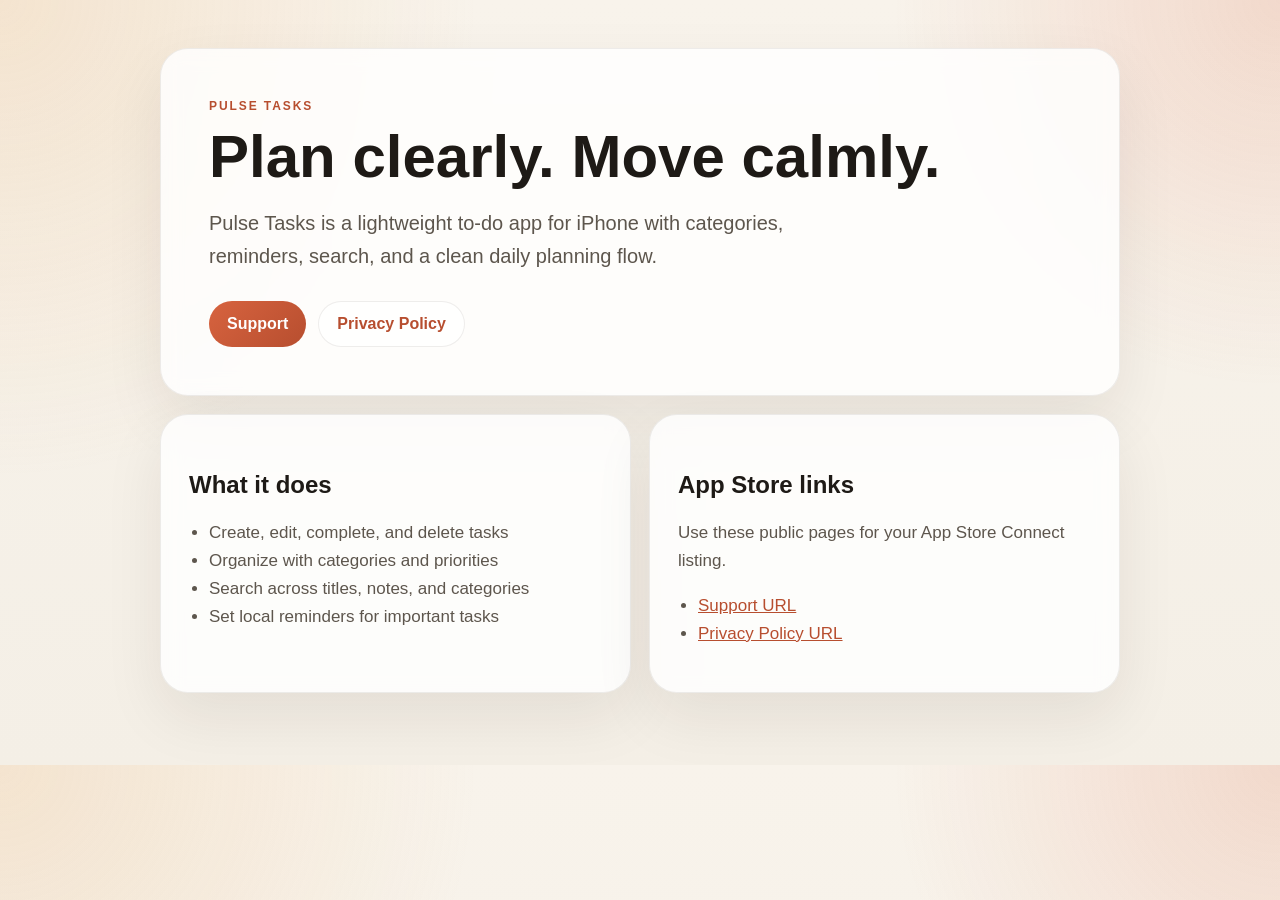
<file: index.html>
<!DOCTYPE html>
<html lang="en">
<head>
  <meta charset="UTF-8">
  <meta name="viewport" content="width=device-width, initial-scale=1.0">
  <title>Pulse Tasks</title>
  <meta name="description" content="Pulse Tasks is a calm, focused to-do app for iPhone with categories, reminders, and clean planning flows.">
  <link rel="stylesheet" href="styles.css">
</head>
<body>
  <main class="shell">
    <section class="hero card">
      <p class="eyebrow">Pulse Tasks</p>
      <h1>Plan clearly. Move calmly.</h1>
      <p class="lead">Pulse Tasks is a lightweight to-do app for iPhone with categories, reminders, search, and a clean daily planning flow.</p>
      <div class="actions">
        <a class="button primary" href="support.html">Support</a>
        <a class="button" href="privacy.html">Privacy Policy</a>
      </div>
    </section>

    <section class="grid">
      <article class="card">
        <h2>What it does</h2>
        <ul>
          <li>Create, edit, complete, and delete tasks</li>
          <li>Organize with categories and priorities</li>
          <li>Search across titles, notes, and categories</li>
          <li>Set local reminders for important tasks</li>
        </ul>
      </article>

      <article class="card">
        <h2>App Store links</h2>
        <p>Use these public pages for your App Store Connect listing.</p>
        <ul>
          <li><a href="support.html">Support URL</a></li>
          <li><a href="privacy.html">Privacy Policy URL</a></li>
        </ul>
      </article>
    </section>
  </main>
</body>
</html>
</file>
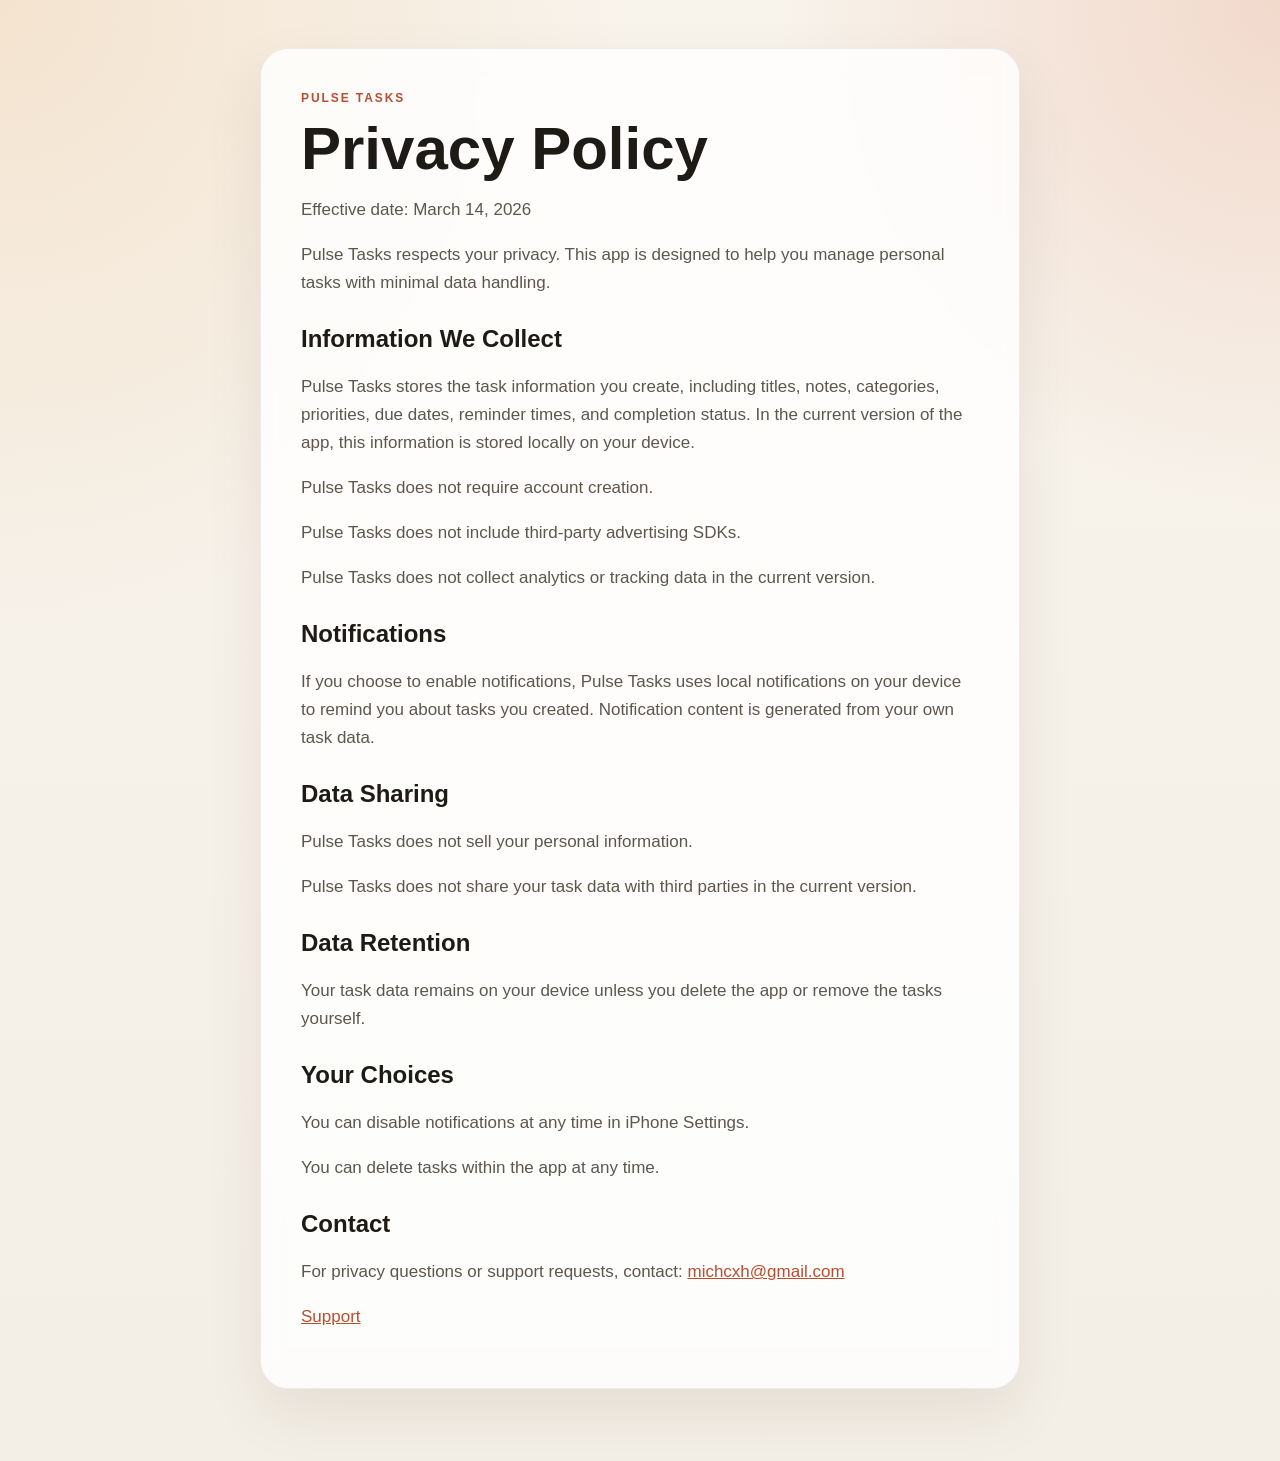
<file: privacy.html>
<!DOCTYPE html>
<html lang="en">
<head>
  <meta charset="UTF-8">
  <meta name="viewport" content="width=device-width, initial-scale=1.0">
  <title>Pulse Tasks Privacy Policy</title>
  <meta name="description" content="Privacy Policy for Pulse Tasks.">
  <link rel="stylesheet" href="styles.css">
</head>
<body>
  <main class="shell legal-shell">
    <article class="card legal">
      <p class="eyebrow">Pulse Tasks</p>
      <h1>Privacy Policy</h1>
      <p class="muted">Effective date: March 14, 2026</p>

      <p>Pulse Tasks respects your privacy. This app is designed to help you manage personal tasks with minimal data handling.</p>

      <h2>Information We Collect</h2>
      <p>Pulse Tasks stores the task information you create, including titles, notes, categories, priorities, due dates, reminder times, and completion status. In the current version of the app, this information is stored locally on your device.</p>
      <p>Pulse Tasks does not require account creation.</p>
      <p>Pulse Tasks does not include third-party advertising SDKs.</p>
      <p>Pulse Tasks does not collect analytics or tracking data in the current version.</p>

      <h2>Notifications</h2>
      <p>If you choose to enable notifications, Pulse Tasks uses local notifications on your device to remind you about tasks you created. Notification content is generated from your own task data.</p>

      <h2>Data Sharing</h2>
      <p>Pulse Tasks does not sell your personal information.</p>
      <p>Pulse Tasks does not share your task data with third parties in the current version.</p>

      <h2>Data Retention</h2>
      <p>Your task data remains on your device unless you delete the app or remove the tasks yourself.</p>

      <h2>Your Choices</h2>
      <p>You can disable notifications at any time in iPhone Settings.</p>
      <p>You can delete tasks within the app at any time.</p>

      <h2>Contact</h2>
      <p>For privacy questions or support requests, contact: <a href="mailto:michcxh@gmail.com">michcxh@gmail.com</a></p>

      <p><a href="support.html">Support</a></p>
    </article>
  </main>
</body>
</html>
</file>
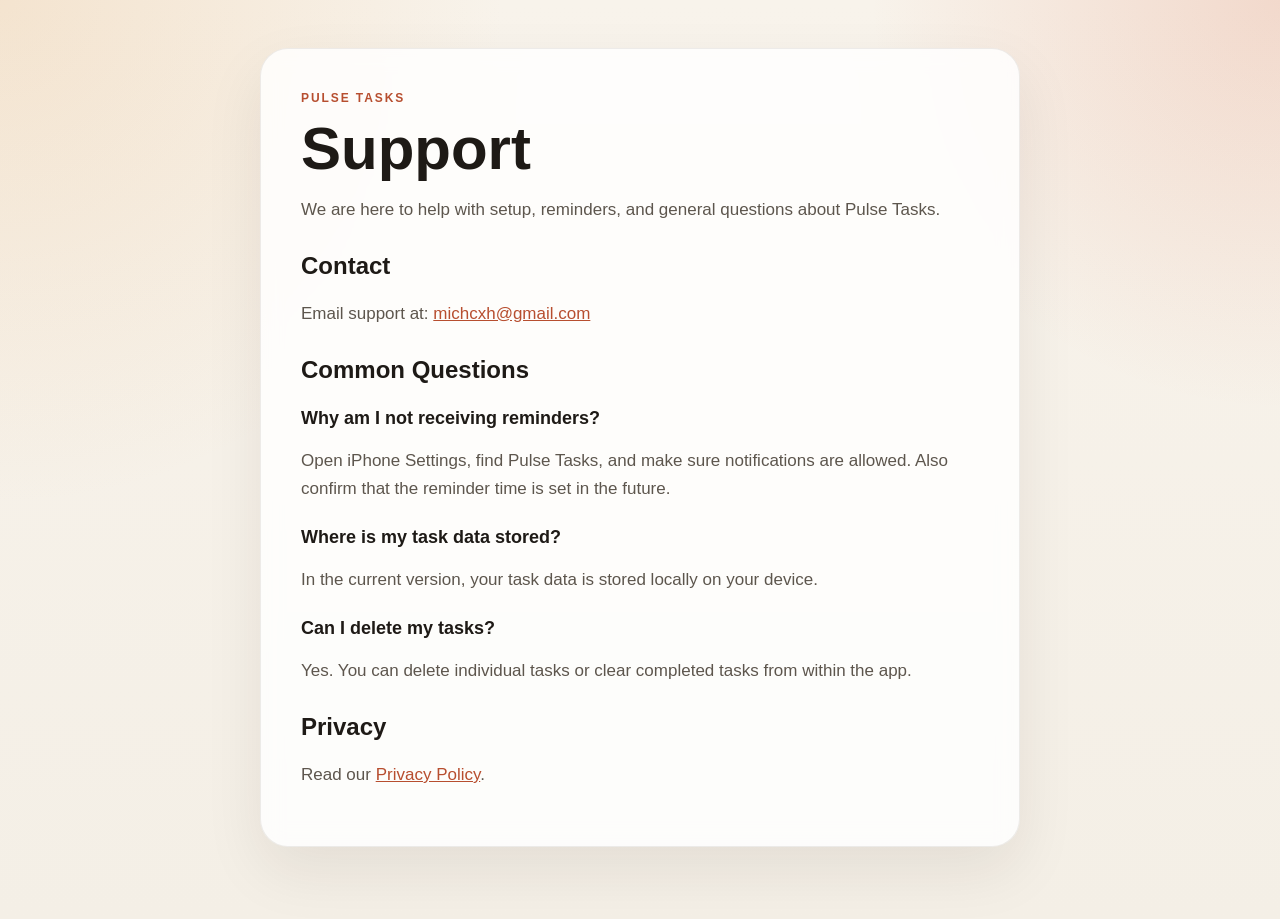
<file: support.html>
<!DOCTYPE html>
<html lang="en">
<head>
  <meta charset="UTF-8">
  <meta name="viewport" content="width=device-width, initial-scale=1.0">
  <title>Pulse Tasks Support</title>
  <meta name="description" content="Support page for Pulse Tasks.">
  <link rel="stylesheet" href="styles.css">
</head>
<body>
  <main class="shell legal-shell">
    <article class="card legal">
      <p class="eyebrow">Pulse Tasks</p>
      <h1>Support</h1>
      <p class="muted">We are here to help with setup, reminders, and general questions about Pulse Tasks.</p>

      <h2>Contact</h2>
      <p>Email support at: <a href="mailto:michcxh@gmail.com">michcxh@gmail.com</a></p>

      <h2>Common Questions</h2>
      <h3>Why am I not receiving reminders?</h3>
      <p>Open iPhone Settings, find Pulse Tasks, and make sure notifications are allowed. Also confirm that the reminder time is set in the future.</p>

      <h3>Where is my task data stored?</h3>
      <p>In the current version, your task data is stored locally on your device.</p>

      <h3>Can I delete my tasks?</h3>
      <p>Yes. You can delete individual tasks or clear completed tasks from within the app.</p>

      <h2>Privacy</h2>
      <p>Read our <a href="privacy.html">Privacy Policy</a>.</p>
    </article>
  </main>
</body>
</html>
</file>
<file: styles.css>
:root {
  --bg: #f4efe6;
  --surface: rgba(255, 255, 255, 0.82);
  --surface-border: rgba(40, 32, 20, 0.08);
  --text: #1e1a16;
  --muted: #5d564d;
  --accent: #d7633f;
  --accent-dark: #b74e2f;
  --shadow: rgba(37, 24, 8, 0.08);
}

* {
  box-sizing: border-box;
}

body {
  margin: 0;
  font-family: "Avenir Next", "Segoe UI", sans-serif;
  color: var(--text);
  background:
    radial-gradient(circle at top left, rgba(231, 179, 119, 0.24), transparent 32%),
    radial-gradient(circle at top right, rgba(215, 99, 63, 0.18), transparent 26%),
    linear-gradient(180deg, #f8f3eb 0%, var(--bg) 100%);
}

a {
  color: var(--accent-dark);
}

.shell {
  width: min(960px, calc(100% - 32px));
  margin: 0 auto;
  padding: 48px 0 72px;
}

.legal-shell {
  width: min(760px, calc(100% - 32px));
}

.card {
  background: var(--surface);
  border: 1px solid var(--surface-border);
  border-radius: 28px;
  box-shadow: 0 24px 60px var(--shadow);
  backdrop-filter: blur(10px);
}

.hero {
  padding: 48px;
}

.grid {
  display: grid;
  grid-template-columns: repeat(auto-fit, minmax(260px, 1fr));
  gap: 18px;
  margin-top: 18px;
}

.grid .card {
  padding: 28px;
}

.eyebrow {
  margin: 0 0 10px;
  text-transform: uppercase;
  letter-spacing: 0.16em;
  font-size: 12px;
  font-weight: 700;
  color: var(--accent-dark);
}

h1 {
  margin: 0;
  font-size: clamp(38px, 6vw, 60px);
  line-height: 1;
}

h2 {
  margin-top: 28px;
  font-size: 24px;
}

h3 {
  margin-top: 24px;
  font-size: 18px;
}

p, li {
  color: var(--muted);
  font-size: 17px;
  line-height: 1.65;
}

.lead {
  max-width: 660px;
  font-size: 20px;
}

.actions {
  display: flex;
  gap: 12px;
  flex-wrap: wrap;
  margin-top: 28px;
}

.button {
  display: inline-flex;
  align-items: center;
  justify-content: center;
  min-height: 46px;
  padding: 0 18px;
  border-radius: 999px;
  border: 1px solid var(--surface-border);
  text-decoration: none;
  font-weight: 700;
  background: rgba(255, 255, 255, 0.7);
}

.button.primary {
  color: white;
  background: linear-gradient(135deg, var(--accent) 0%, var(--accent-dark) 100%);
  border: none;
}

.legal {
  padding: 40px;
}

.muted {
  color: var(--muted);
}

ul {
  padding-left: 20px;
}

@media (max-width: 640px) {
  .shell {
    padding-top: 20px;
  }

  .hero,
  .legal,
  .grid .card {
    padding: 24px;
  }
}
</file>
